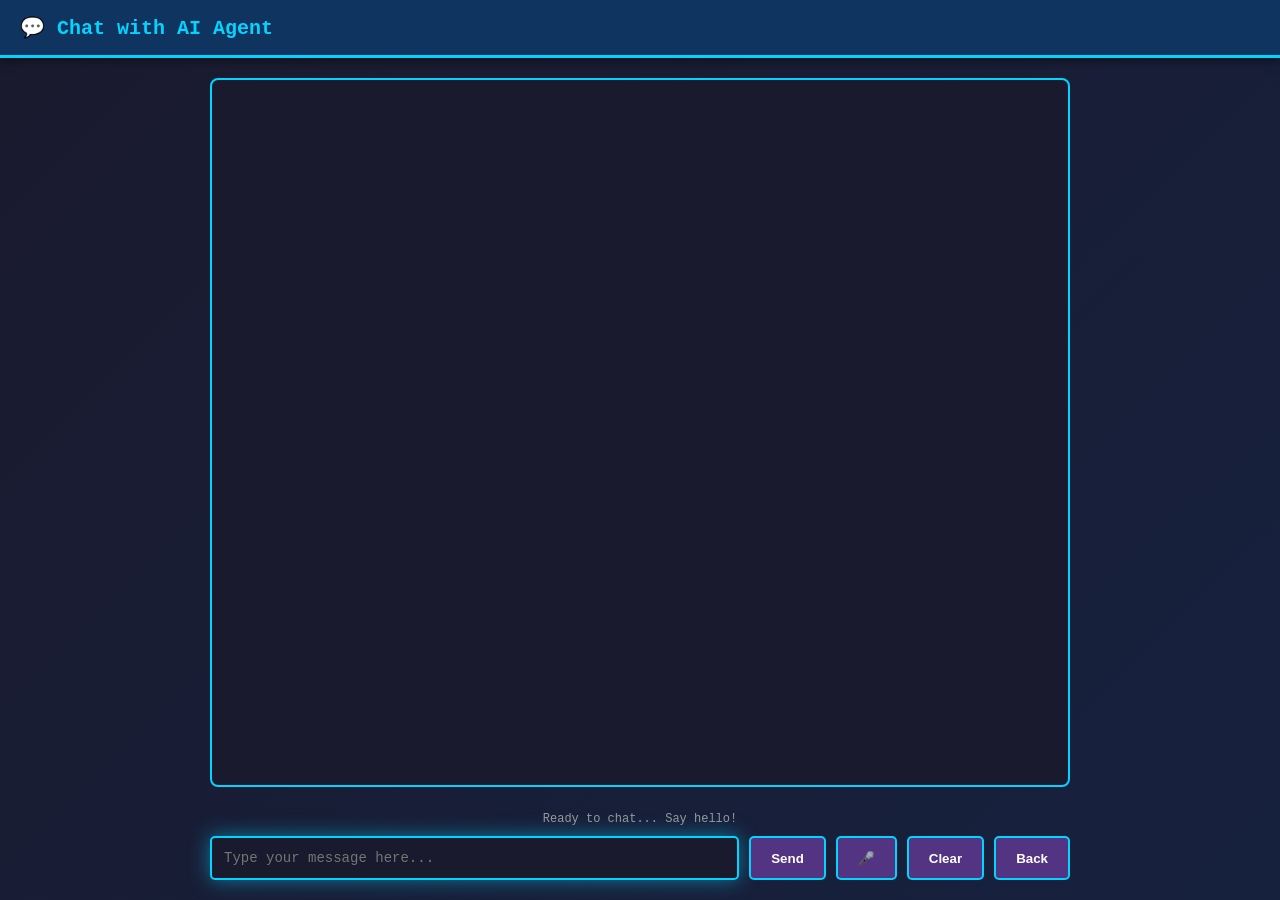
<file: templates/chat.html>
<!DOCTYPE html>
<html lang="en">
<head>
    <meta charset="UTF-8">
    <meta name="viewport" content="width=device-width, initial-scale=1.0">
    <title>Chat - Hybrid AI Agent</title>
    <style>
        * {
            margin: 0;
            padding: 0;
            box-sizing: border-box;
        }
        
        body {
            font-family: 'Courier New', monospace;
            background: linear-gradient(135deg, #1a1a2e 0%, #16213e 100%);
            color: #eee;
            min-height: 100vh;
            display: flex;
            flex-direction: column;
        }
        
        header {
            background: #0f3460;
            padding: 15px 20px;
            border-bottom: 3px solid #00d4ff;
            box-shadow: 0 2px 10px rgba(0, 0, 0, 0.5);
        }
        
        header h1 {
            color: #00d4ff;
            font-size: 20px;
        }
        
        .container {
            flex: 1;
            display: flex;
            flex-direction: column;
            max-width: 900px;
            margin: 20px auto;
            width: 100%;
            padding: 0 20px;
        }
        
        #chat-window {
            flex: 1;
            background: #1a1a2e;
            border: 2px solid #00d4ff;
            border-radius: 8px;
            padding: 20px;
            overflow-y: auto;
            margin-bottom: 15px;
        }
        
        .message {
            margin-bottom: 15px;
            padding: 12px;
            border-radius: 5px;
            animation: fadeIn 0.3s ease-in;
        }
        
        @keyframes fadeIn {
            from {
                opacity: 0;
                transform: translateY(10px);
            }
            to {
                opacity: 1;
                transform: translateY(0);
            }
        }
        
        .user-message {
            background: #533483;
            border-left: 4px solid #00d4ff;
            text-align: right;
        }
        
        .bot-message {
            background: #0f3460;
            border-left: 4px solid #00ff00;
        }
        
        .message-label {
            font-size: 11px;
            color: #999;
            margin-bottom: 5px;
            text-transform: uppercase;
        }
        
        .input-area {
            display: flex;
            gap: 10px;
        }
        
        #message-input {
            flex: 1;
            background: #1a1a2e;
            border: 2px solid #00d4ff;
            color: #eee;
            padding: 12px;
            border-radius: 5px;
            font-family: 'Courier New', monospace;
            font-size: 14px;
        }
        
        #message-input:focus {
            outline: none;
            box-shadow: 0 0 20px rgba(0, 212, 255, 0.5);
        }
        
        .input-buttons {
            display: flex;
            gap: 10px;
        }
        
        button {
            background: #533483;
            border: 2px solid #00d4ff;
            color: #fff;
            padding: 12px 20px;
            border-radius: 5px;
            cursor: pointer;
            font-weight: bold;
            transition: all 0.3s;
        }
        
        button:hover {
            background: #00d4ff;
            color: #1a1a2e;
            box-shadow: 0 0 20px rgba(0, 212, 255, 0.5);
        }
        
        button:disabled {
            opacity: 0.5;
            cursor: not-allowed;
        }
        
        .status-indicator {
            text-align: center;
            font-size: 12px;
            color: #999;
            padding: 10px;
        }
    </style>
</head>
<body>
    <header>
        <h1>💬 Chat with AI Agent</h1>
    </header>
    
    <div class="container">
        <div id="chat-window"></div>
        
        <div class="status-indicator" id="status">Ready to chat... Say hello!</div>
        
        <div class="input-area">
            <input 
                type="text" 
                id="message-input" 
                placeholder="Type your message here..."
                onkeypress="if(event.key==='Enter') sendMessage()"
            >
            <div class="input-buttons">
                <button onclick="sendMessage()">Send</button>
                <button onclick="toggleMic()" id="mic-btn" title="Click to record audio">🎤</button>
                <button onclick="clearChat()">Clear</button>
                <button onclick="window.location.href='/'">Back</button>
            </div>
        </div>
    </div>
    
    <script>
        const chatWindow = document.getElementById('chat-window');
        const messageInput = document.getElementById('message-input');
        const statusDiv = document.getElementById('status');
        const micBtn = document.getElementById('mic-btn');
        
        let mediaRecorder = null;
        let audioChunks = [];
        let isRecording = false;
        
        async function toggleMic() {
            if (!isRecording) {
                // Start recording
                try {
                    const stream = await navigator.mediaDevices.getUserMedia({ audio: true });
                    mediaRecorder = new MediaRecorder(stream);
                    audioChunks = [];
                    
                    mediaRecorder.ondataavailable = (event) => {
                        audioChunks.push(event.data);
                    };
                    
                    mediaRecorder.onstop = async () => {
                        // Send audio to transcribe
                        const audioBlob = new Blob(audioChunks, { type: 'audio/wav' });
                        await transcribeAudio(audioBlob);
                        
                        // Stop all tracks
                        stream.getTracks().forEach(track => track.stop());
                    };
                    
                    mediaRecorder.start();
                    isRecording = true;
                    micBtn.style.background = '#ff0000';
                    micBtn.textContent = '⏹️';
                    statusDiv.textContent = 'Recording...';
                } catch (error) {
                    alert('Microphone access denied: ' + error.message);
                    statusDiv.textContent = 'Mic access denied';
                }
            } else {
                // Stop recording
                mediaRecorder.stop();
                isRecording = false;
                micBtn.style.background = '#533483';
                micBtn.textContent = '🎤';
                statusDiv.textContent = 'Transcribing...';
            }
        }
        
        async function transcribeAudio(audioBlob) {
            try {
                const formData = new FormData();
                formData.append('file', audioBlob, 'audio.wav');
                
                const response = await fetch('/api/transcribe', {
                    method: 'POST',
                    body: formData
                });
                
                const data = await response.json();
                
                if (data.status === 'success') {
                    messageInput.value = data.text;
                    statusDiv.textContent = 'Transcribed: ' + data.text;
                    messageInput.focus();
                } else {
                    statusDiv.textContent = 'Transcription error: ' + (data.message || 'Unknown');
                }
            } catch (error) {
                statusDiv.textContent = 'Error: ' + error.message;
            }
        }
        
        async function sendMessage() {
            const message = messageInput.value.trim();
            if (!message) return;
            
            // Disable input
            messageInput.disabled = true;
            statusDiv.textContent = 'Thinking...';
            
            // Add user message
            addMessage(message, 'user');
            messageInput.value = '';
            
            try {
                const response = await fetch('/api/chat', {
                    method: 'POST',
                    headers: {'Content-Type': 'application/json'},
                    body: JSON.stringify({
                        message: message,
                        history: []
                    })
                });
                
                const data = await response.json();
                
                if (data.status === 'success') {
                    addMessage(data.response, 'bot');
                    statusDiv.textContent = 'Ready';
                } else {
                    addMessage('Error: ' + (data.message || 'Unknown error'), 'bot');
                    statusDiv.textContent = 'Error occurred';
                }
            } catch (error) {
                addMessage('Connection error: ' + error.message, 'bot');
                statusDiv.textContent = 'Connection error';
            }
            
            messageInput.disabled = false;
            messageInput.focus();
        }
        
        function addMessage(text, sender) {
            const msgDiv = document.createElement('div');
            msgDiv.className = 'message ' + (sender === 'user' ? 'user-message' : 'bot-message');
            
            const label = document.createElement('div');
            label.className = 'message-label';
            label.textContent = sender === 'user' ? 'You' : 'Bot';
            
            const content = document.createElement('div');
            content.textContent = text;
            
            msgDiv.appendChild(label);
            msgDiv.appendChild(content);
            chatWindow.appendChild(msgDiv);
            chatWindow.scrollTop = chatWindow.scrollHeight;
        }
        
        function clearChat() {
            if (confirm('Clear all messages?')) {
                fetch('/api/clear-history', {method: 'POST'});
                chatWindow.innerHTML = '';
                statusDiv.textContent = 'Chat cleared';
            }
        }
        
        // Focus input on load
        messageInput.focus();
    </script>
</body>
</html>
</file>
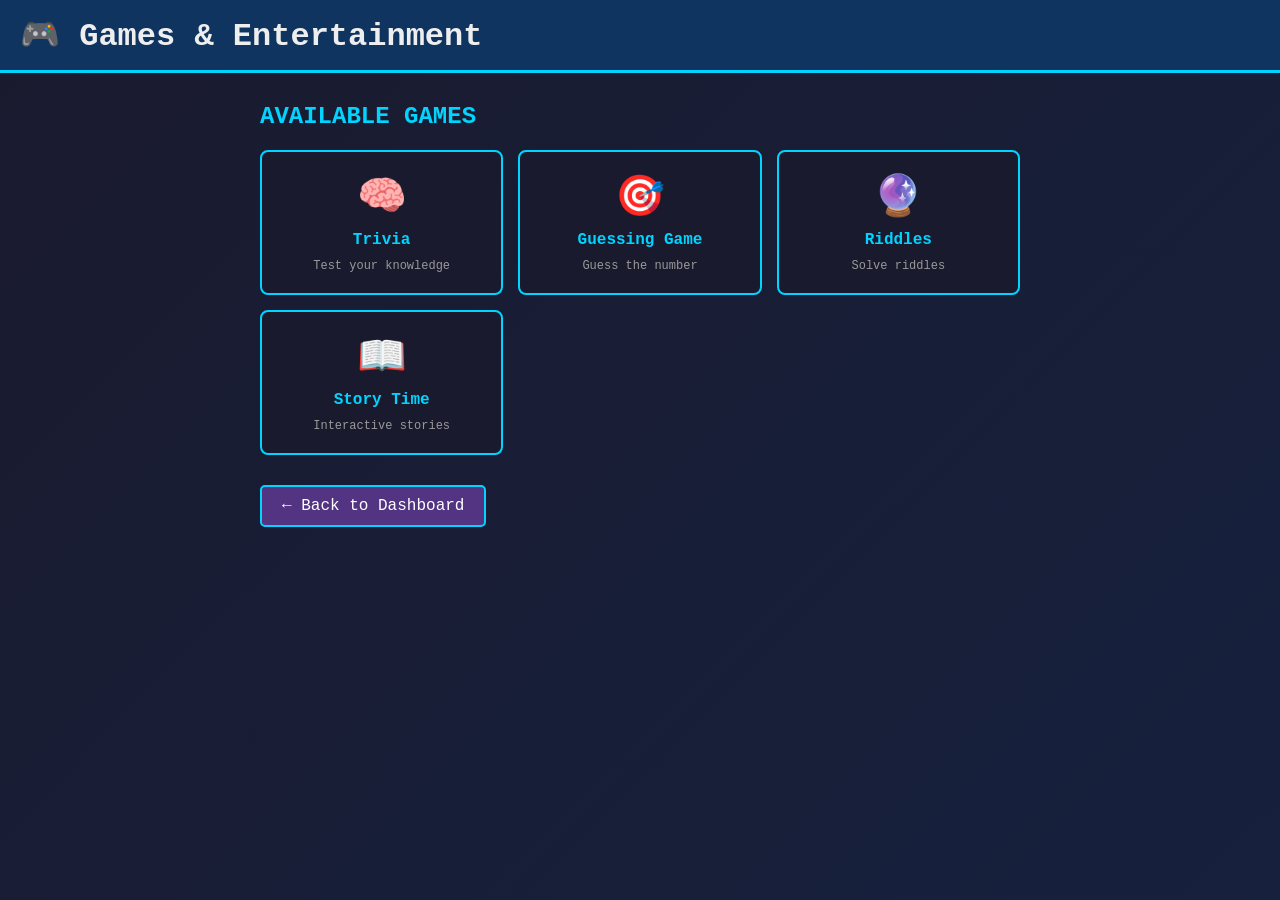
<file: templates/games.html>
<!DOCTYPE html>
<html lang="en">
<head>
    <meta charset="UTF-8">
    <meta name="viewport" content="width=device-width, initial-scale=1.0">
    <title>Games</title>
    <style>
        * {
            margin: 0;
            padding: 0;
            box-sizing: border-box;
        }
        
        body {
            font-family: 'Courier New', monospace;
            background: linear-gradient(135deg, #1a1a2e 0%, #16213e 100%);
            color: #eee;
            min-height: 100vh;
        }
        
        header {
            background: #0f3460;
            padding: 15px 20px;
            border-bottom: 3px solid #00d4ff;
        }
        
        .container {
            max-width: 800px;
            margin: 30px auto;
            padding: 0 20px;
        }
        
        h2 {
            color: #00d4ff;
            margin-bottom: 20px;
            text-transform: uppercase;
        }
        
        .games-grid {
            display: grid;
            grid-template-columns: repeat(auto-fit, minmax(200px, 1fr));
            gap: 15px;
            margin-bottom: 30px;
        }
        
        .game-card {
            background: #1a1a2e;
            border: 2px solid #00d4ff;
            padding: 20px;
            border-radius: 8px;
            text-align: center;
            cursor: pointer;
            transition: all 0.3s;
        }
        
        .game-card:hover {
            background: #16213e;
            box-shadow: 0 0 20px rgba(0, 212, 255, 0.5);
        }
        
        .game-icon {
            font-size: 40px;
            margin-bottom: 10px;
        }
        
        .game-title {
            color: #00d4ff;
            margin-bottom: 10px;
            font-weight: bold;
        }
        
        .game-desc {
            font-size: 12px;
            color: #999;
        }
        
        .nav-btn {
            background: #533483;
            border: 2px solid #00d4ff;
            color: #fff;
            padding: 10px 20px;
            border-radius: 5px;
            cursor: pointer;
            text-decoration: none;
            display: inline-block;
        }
    </style>
</head>
<body>
    <header>
        <h1>🎮 Games & Entertainment</h1>
    </header>
    
    <div class="container">
        <h2>Available Games</h2>
        
        <div class="games-grid">
            <div class="game-card" onclick="startGame('trivia')">
                <div class="game-icon">🧠</div>
                <div class="game-title">Trivia</div>
                <div class="game-desc">Test your knowledge</div>
            </div>
            
            <div class="game-card" onclick="startGame('guessing')">
                <div class="game-icon">🎯</div>
                <div class="game-title">Guessing Game</div>
                <div class="game-desc">Guess the number</div>
            </div>
            
            <div class="game-card" onclick="startGame('riddles')">
                <div class="game-icon">🔮</div>
                <div class="game-title">Riddles</div>
                <div class="game-desc">Solve riddles</div>
            </div>
            
            <div class="game-card" onclick="startGame('story')">
                <div class="game-icon">📖</div>
                <div class="game-title">Story Time</div>
                <div class="game-desc">Interactive stories</div>
            </div>
        </div>
        
        <a href="/" class="nav-btn">← Back to Dashboard</a>
    </div>
    
    <script>
        function startGame(gameType) {
            fetch('/api/play-game', {
                method: 'POST',
                headers: {'Content-Type': 'application/json'},
                body: JSON.stringify({
                    game_type: gameType
                })
            }).then(r => r.json()).then(data => {
                if (data.status === 'success') {
                    alert('Starting ' + gameType + '!\n\nCheck the chat window or AI Agent display to play.');
                }
            });
        }
    </script>
</body>
</html>
</file>
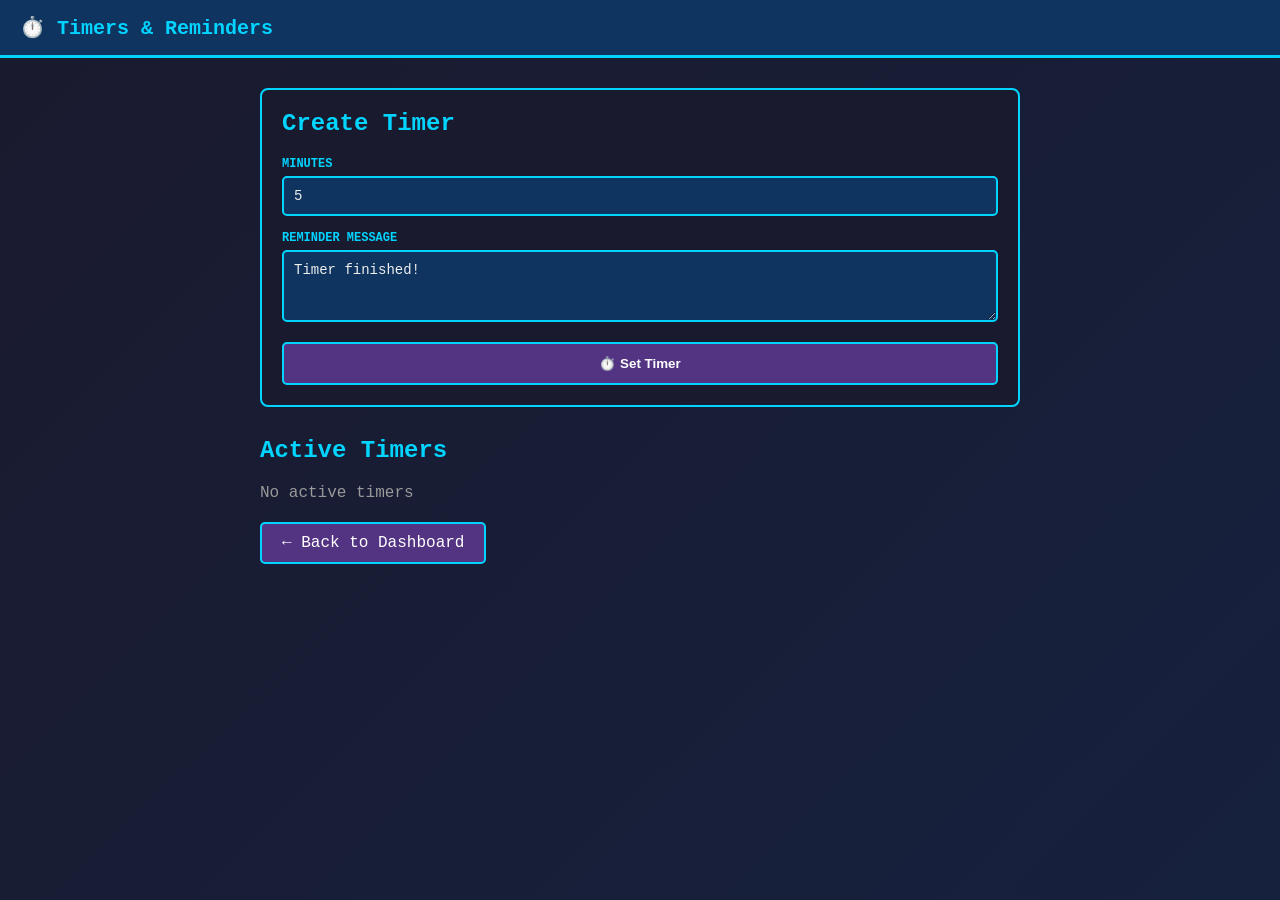
<file: templates/timers.html>
<!DOCTYPE html>
<html lang="en">
<head>
    <meta charset="UTF-8">
    <meta name="viewport" content="width=device-width, initial-scale=1.0">
    <title>Timers & Reminders</title>
    <style>
        * {
            margin: 0;
            padding: 0;
            box-sizing: border-box;
        }
        
        body {
            font-family: 'Courier New', monospace;
            background: linear-gradient(135deg, #1a1a2e 0%, #16213e 100%);
            color: #eee;
            min-height: 100vh;
        }
        
        header {
            background: #0f3460;
            padding: 15px 20px;
            border-bottom: 3px solid #00d4ff;
        }
        
        header h1 {
            color: #00d4ff;
            font-size: 20px;
        }
        
        .container {
            max-width: 800px;
            margin: 30px auto;
            padding: 0 20px;
        }
        
        .timer-form {
            background: #1a1a2e;
            border: 2px solid #00d4ff;
            padding: 20px;
            border-radius: 8px;
            margin-bottom: 30px;
        }
        
        .form-group {
            margin-bottom: 15px;
        }
        
        label {
            display: block;
            margin-bottom: 5px;
            color: #00d4ff;
            font-weight: bold;
            text-transform: uppercase;
            font-size: 12px;
        }
        
        input, textarea {
            width: 100%;
            background: #0f3460;
            border: 2px solid #00d4ff;
            color: #eee;
            padding: 10px;
            border-radius: 5px;
            font-family: 'Courier New', monospace;
            font-size: 14px;
        }
        
        input:focus, textarea:focus {
            outline: none;
            box-shadow: 0 0 20px rgba(0, 212, 255, 0.5);
        }
        
        button {
            background: #533483;
            border: 2px solid #00d4ff;
            color: #fff;
            padding: 12px 20px;
            border-radius: 5px;
            cursor: pointer;
            font-weight: bold;
            transition: all 0.3s;
            width: 100%;
        }
        
        button:hover {
            background: #00d4ff;
            color: #1a1a2e;
        }
        
        .timers-list {
            display: grid;
            gap: 15px;
        }
        
        .timer-item {
            background: #1a1a2e;
            border: 2px solid #00ff00;
            padding: 15px;
            border-radius: 8px;
        }
        
        .timer-time {
            font-size: 24px;
            color: #00ff00;
            margin-bottom: 10px;
        }
        
        .timer-message {
            color: #eee;
            margin-bottom: 10px;
        }
        
        .timer-btn {
            background: #ff0000;
            border-color: #ff0000;
            padding: 8px;
        }
        
        .timer-btn:hover {
            background: #cc0000;
        }
        
        .nav-btn {
            background: #533483;
            border: 2px solid #00d4ff;
            color: #fff;
            padding: 10px 20px;
            border-radius: 5px;
            cursor: pointer;
            text-decoration: none;
            margin-top: 20px;
            display: inline-block;
        }
    </style>
</head>
<body>
    <header>
        <h1>⏱️ Timers & Reminders</h1>
    </header>
    
    <div class="container">
        <div class="timer-form">
            <h2 style="color: #00d4ff; margin-bottom: 20px;">Create Timer</h2>
            
            <div class="form-group">
                <label>Minutes</label>
                <input type="number" id="minutes" min="1" max="1440" value="5">
            </div>
            
            <div class="form-group">
                <label>Reminder Message</label>
                <textarea id="message" rows="3" placeholder="What should I remind you about?">Timer finished!</textarea>
            </div>
            
            <button onclick="setTimer()">⏱️ Set Timer</button>
        </div>
        
        <div id="active-timers">
            <h2 style="color: #00d4ff; margin-bottom: 20px;">Active Timers</h2>
            <div class="timers-list" id="timers-list">
                <p style="color: #999;">No active timers</p>
            </div>
        </div>
        
        <a href="/" class="nav-btn">← Back to Dashboard</a>
    </div>
    
    <script>
        const timers = [];
        
        function setTimer() {
            const minutes = parseInt(document.getElementById('minutes').value);
            const message = document.getElementById('message').value;
            
            if (minutes < 1) {
                alert('Minutes must be at least 1');
                return;
            }
            
            fetch('/api/timer', {
                method: 'POST',
                headers: {'Content-Type': 'application/json'},
                body: JSON.stringify({
                    minutes: minutes,
                    message: message
                })
            }).then(r => r.json()).then(data => {
                if (data.status === 'success') {
                    alert('Timer set for ' + minutes + ' minutes!');
                    document.getElementById('minutes').value = '5';
                    document.getElementById('message').value = 'Timer finished!';
                }
            });
        }
    </script>
</body>
</html>
</file>
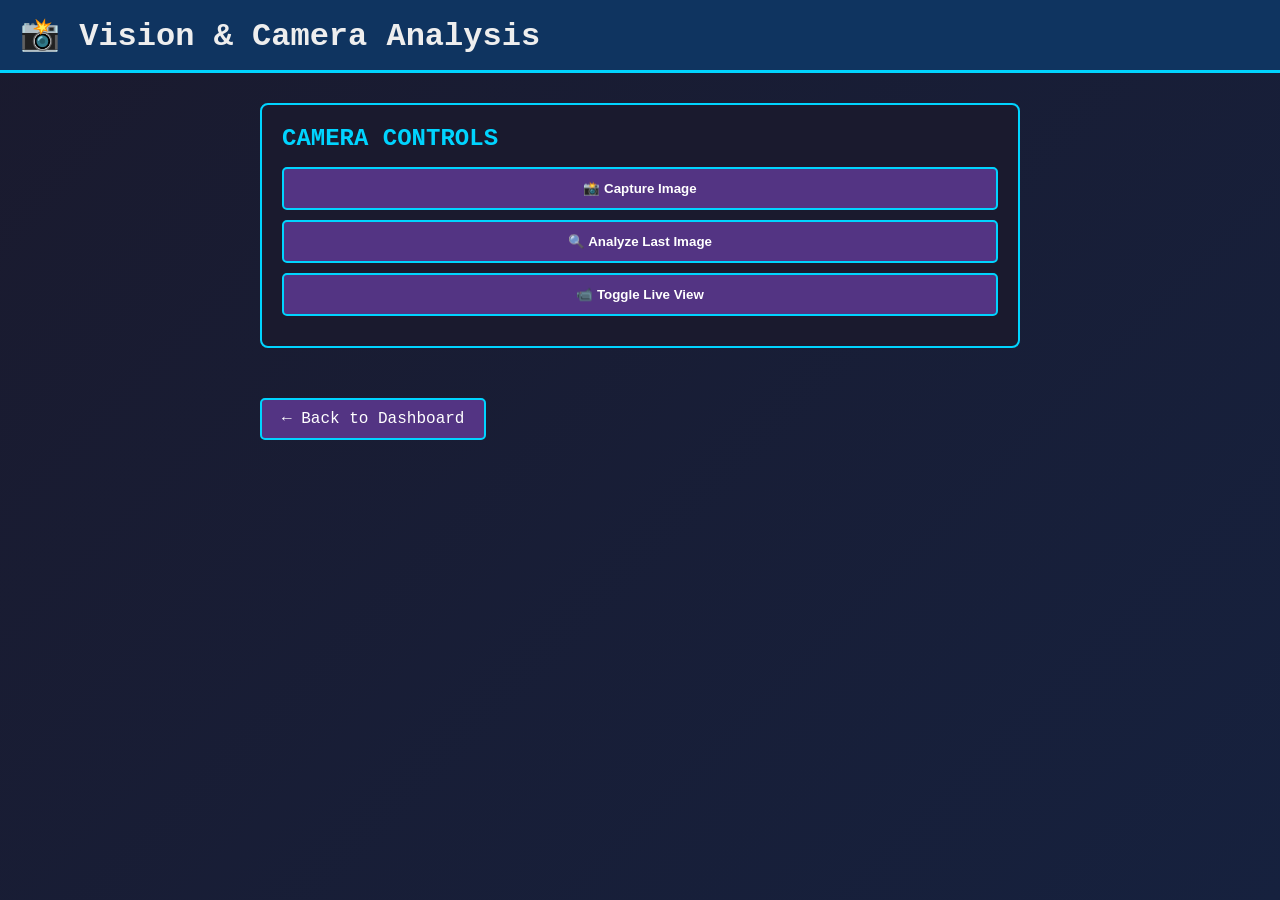
<file: templates/vision.html>
<!DOCTYPE html>
<html lang="en">
<head>
    <meta charset="UTF-8">
    <meta name="viewport" content="width=device-width, initial-scale=1.0">
    <title>Vision & Cameras</title>
    <style>
        * {
            margin: 0;
            padding: 0;
            box-sizing: border-box;
        }
        
        body {
            font-family: 'Courier New', monospace;
            background: linear-gradient(135deg, #1a1a2e 0%, #16213e 100%);
            color: #eee;
            min-height: 100vh;
        }
        
        header {
            background: #0f3460;
            padding: 15px 20px;
            border-bottom: 3px solid #00d4ff;
        }
        
        .container {
            max-width: 800px;
            margin: 30px auto;
            padding: 0 20px;
        }
        
        .vision-area {
            background: #1a1a2e;
            border: 2px solid #00d4ff;
            padding: 20px;
            border-radius: 8px;
            margin-bottom: 30px;
        }
        
        h2 {
            color: #00d4ff;
            margin-bottom: 15px;
            text-transform: uppercase;
        }
        
        #camera-preview {
            width: 100%;
            max-width: 400px;
            height: 300px;
            background: #000;
            border: 2px solid #00d4ff;
            border-radius: 5px;
            margin-bottom: 15px;
            display: none;
        }
        
        button {
            background: #533483;
            border: 2px solid #00d4ff;
            color: #fff;
            padding: 12px 20px;
            border-radius: 5px;
            cursor: pointer;
            font-weight: bold;
            margin-bottom: 10px;
            width: 100%;
        }
        
        button:hover {
            background: #00d4ff;
            color: #1a1a2e;
        }
        
        .vision-results {
            background: #0f3460;
            border: 2px solid #00ff00;
            padding: 15px;
            border-radius: 5px;
            margin-top: 15px;
        }
        
        .nav-btn {
            background: #533483;
            border: 2px solid #00d4ff;
            color: #fff;
            padding: 10px 20px;
            border-radius: 5px;
            cursor: pointer;
            text-decoration: none;
            display: inline-block;
            margin-top: 20px;
        }
    </style>
</head>
<body>
    <header>
        <h1>📸 Vision & Camera Analysis</h1>
    </header>
    
    <div class="container">
        <div class="vision-area">
            <h2>Camera Controls</h2>
            <button onclick="captureImage()">📸 Capture Image</button>
            <button onclick="analyzeImage()">🔍 Analyze Last Image</button>
            <button onclick="toggleLiveView()">📹 Toggle Live View</button>
            
            <video id="camera-preview"></video>
            
            <div id="analysis-results" class="vision-results" style="display: none;">
                <h3 style="color: #00ff00;">Analysis Results</h3>
                <p id="results-text">Analyzing...</p>
            </div>
        </div>
        
        <a href="/" class="nav-btn">← Back to Dashboard</a>
    </div>
    
    <script>
        let camStream = null;
        let lastImage = null;
        
        function captureImage() {
            fetch('/api/capture', {
                method: 'POST'
            }).then(r => r.json()).then(data => {
                if (data.status === 'success') {
                    lastImage = data.image_path;
                    alert('Image captured!');
                    document.getElementById('analysis-results').style.display = 'none';
                }
            }).catch(err => {
                alert('Failed to capture image: ' + err.message);
            });
        }
        
        function analyzeImage() {
            if (!lastImage) {
                alert('No image captured yet');
                return;
            }
            
            document.getElementById('analysis-results').style.display = 'block';
            document.getElementById('results-text').textContent = 'Analyzing image with moondream...';
            
            fetch('/api/analyze-image', {
                method: 'POST',
                headers: {'Content-Type': 'application/json'},
                body: JSON.stringify({
                    image_path: lastImage
                })
            }).then(r => r.json()).then(data => {
                if (data.status === 'success') {
                    document.getElementById('results-text').textContent = data.analysis;
                } else {
                    document.getElementById('results-text').textContent = 'Error: ' + data.message;
                }
            });
        }
        
        function toggleLiveView() {
            const video = document.getElementById('camera-preview');
            if (!camStream) {
                navigator.mediaDevices.getUserMedia({video: true})
                    .then(stream => {
                        camStream = stream;
                        video.srcObject = stream;
                        video.style.display = 'block';
                    })
                    .catch(err => alert('Camera access denied: ' + err.message));
            } else {
                camStream.getTracks().forEach(track => track.stop());
                camStream = null;
                video.style.display = 'none';
            }
        }
    </script>
</body>
</html>
</file>
